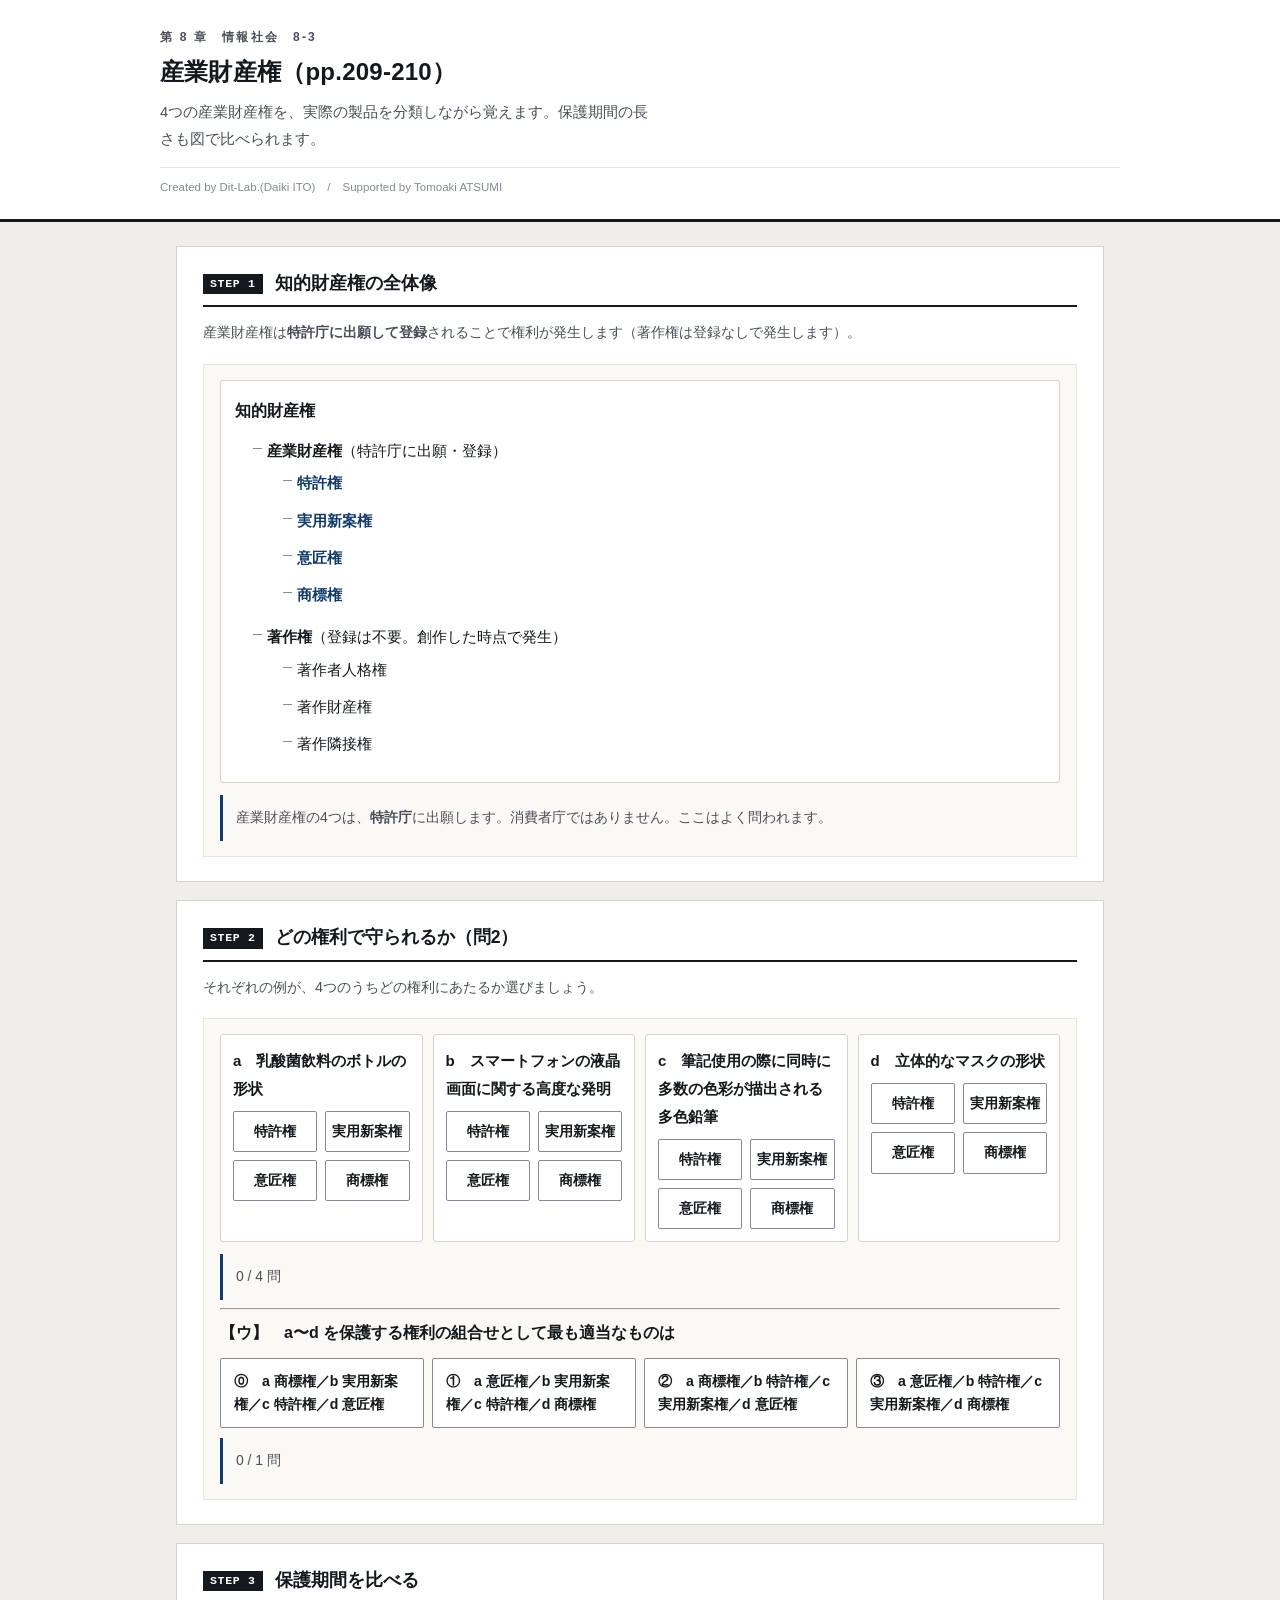
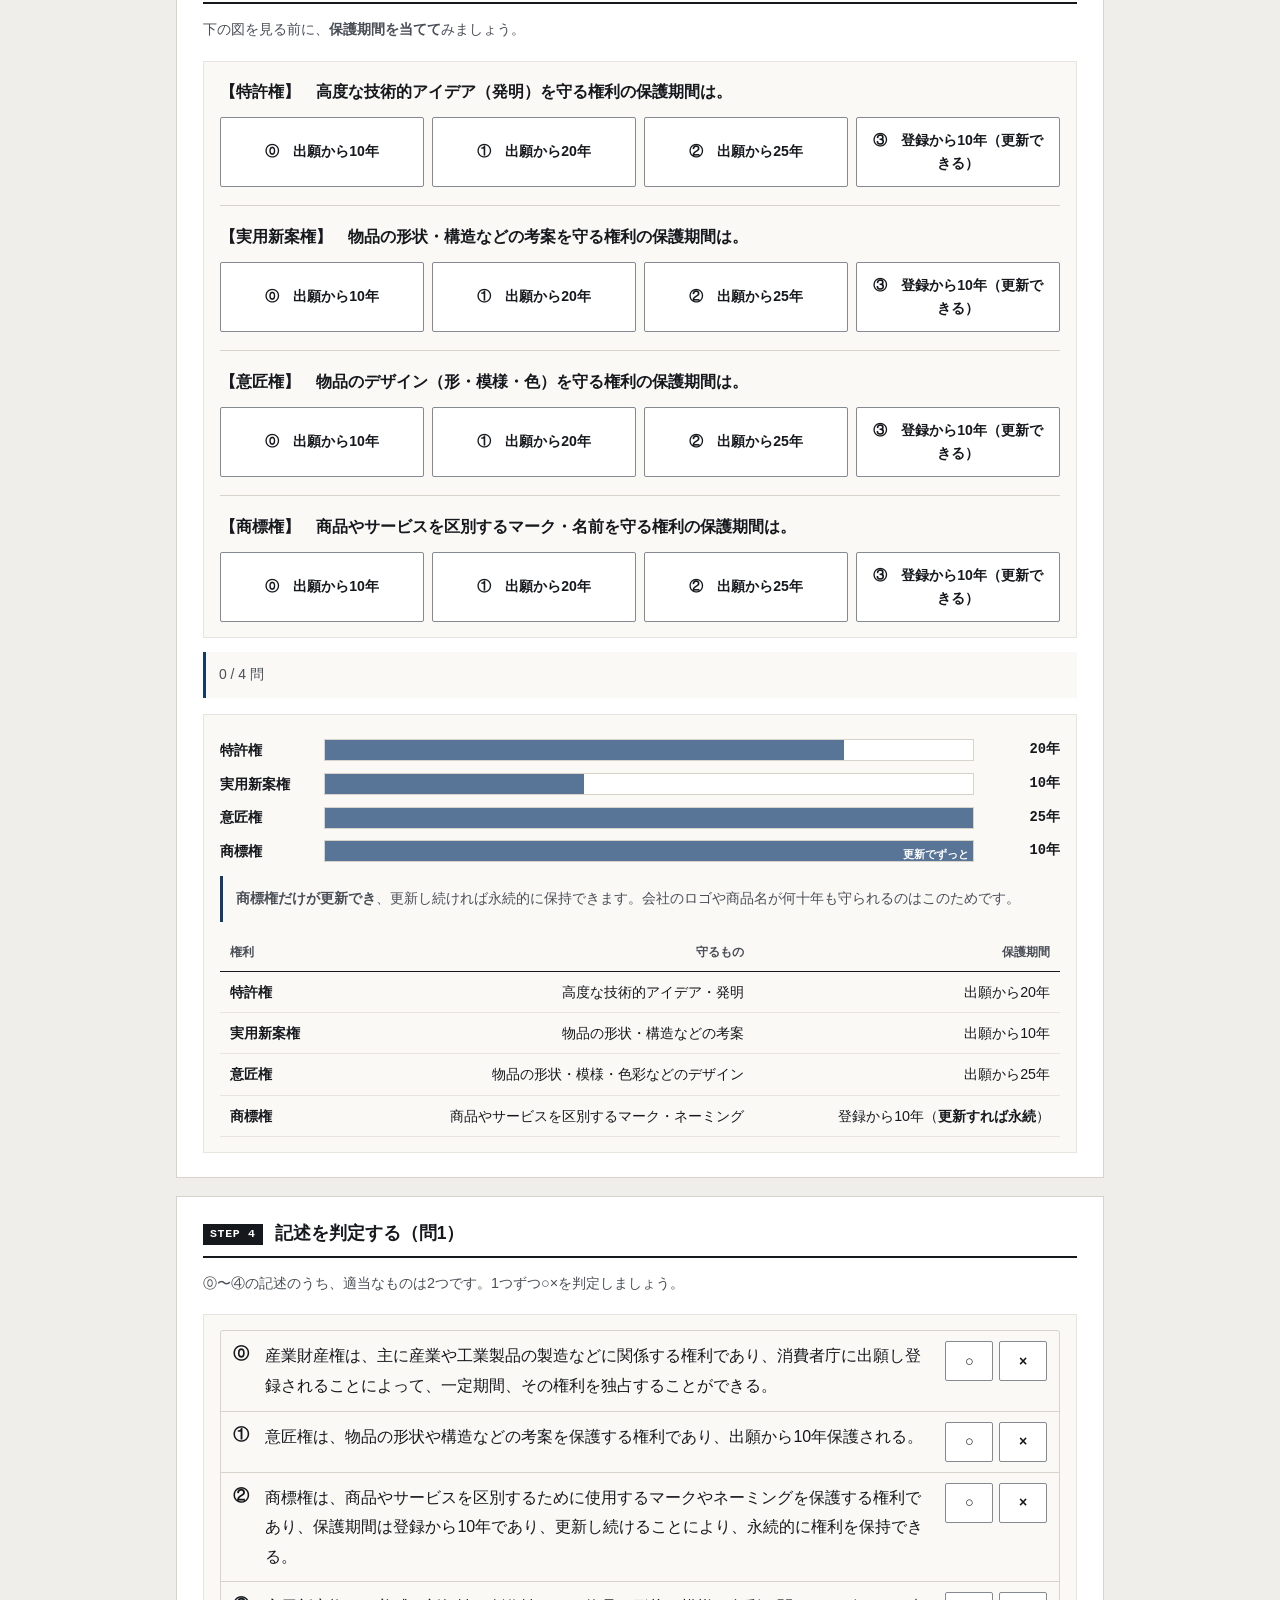
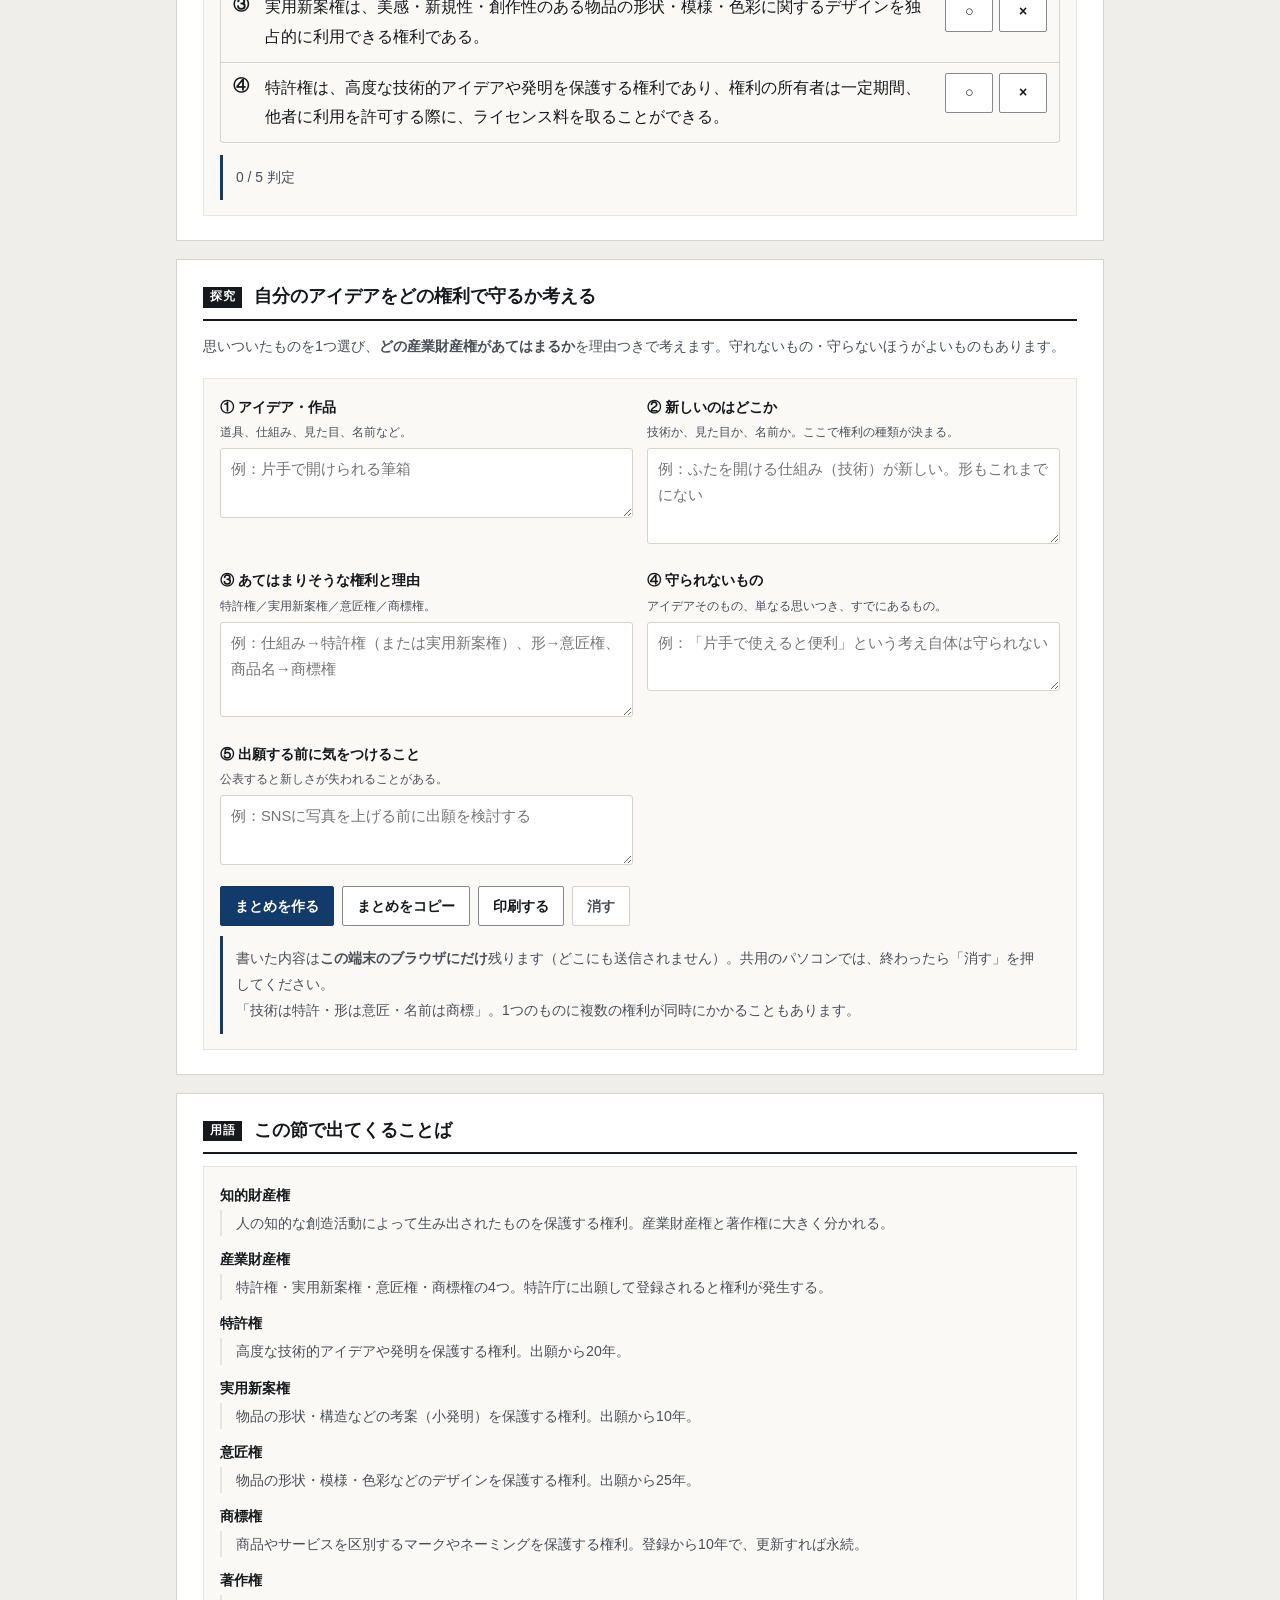
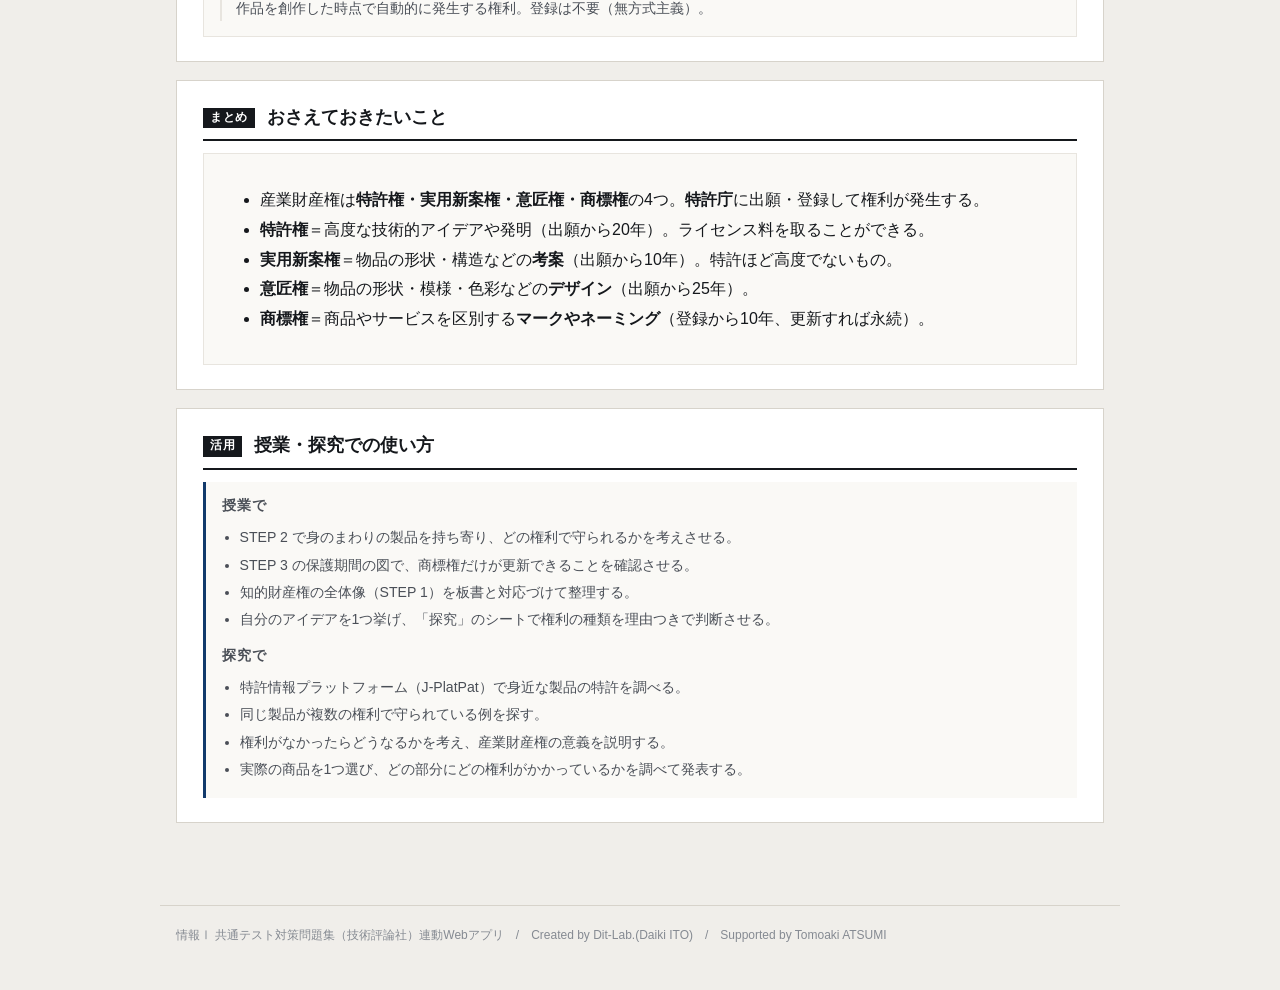
<file: index.html>
<!DOCTYPE html>
<html lang="ja">
<head>
<meta charset="UTF-8">
<meta name="viewport" content="width=device-width, initial-scale=1.0">
<title>産業財産権｜情報Ⅰ共通テスト対策問題集</title>
<meta name="description" content="4つの産業財産権を、実際の製品を分類しながら覚えます。保護期間の長さも図で比べられます。">
<link rel="icon" href="data:image/svg+xml,%3Csvg xmlns=%22http://www.w3.org/2000/svg%22 viewBox=%220 0 32 32%22%3E%3Crect width=%2232%22 height=%2232%22 fill=%22%2315181c%22/%3E%3Ctext x=%2216%22 y=%2222%22 font-size=%2218%22 font-family=%22monospace%22 fill=%22%23fff%22 text-anchor=%22middle%22%3E01%3C/text%3E%3C/svg%3E">
<link rel="stylesheet" href="css/style.css?v=88681cd4">
<link rel="stylesheet" href="css/app.css?v=8cb489ec">
</head>
<body>

<header class="app-header">
  <div class="inner">
    <span class="eyebrow">第 8 章　情報社会　8-3</span>
    <h1>産業財産権（pp.209-210）</h1>
    <p class="lead">4つの産業財産権を、実際の製品を分類しながら覚えます。保護期間の長さも図で比べられます。</p>
    <p class="credit">Created by Dit-Lab.(Daiki ITO)　/　Supported by Tomoaki ATSUMI</p>
  </div>
</header>

<main class="wrap">
  <section class="step" id="step1">
    <h2><span class="no">STEP 1</span>知的財産権の全体像</h2>
    <p class="desc">産業財産権は<strong>特許庁に出願して登録</strong>されることで権利が発生します（著作権は登録なしで発生します）。</p>
    <div class="panel">
      <div class="iptree" id="treeBox"></div>
      <div class="note info" style="margin-top:12px">
        産業財産権の4つは、<strong>特許庁</strong>に出願します。消費者庁ではありません。ここはよく問われます。
      </div>
    </div>
  </section>

  <section class="step" id="step2">
    <h2><span class="no">STEP 2</span>どの権利で守られるか（問2）</h2>
    <p class="desc">それぞれの例が、4つのうちどの権利にあたるか選びましょう。</p>
    <div class="panel">
      <div class="goods" id="goodsBox"></div>
      <div class="note" id="goodsNote" style="margin-top:12px"></div>
      <hr class="sep">
      <div id="q2Box"></div>
      <div class="note" id="q2Note" style="margin-top:10px"></div>
    </div>
  </section>

  <section class="step" id="step3">
    <h2><span class="no">STEP 3</span>保護期間を比べる</h2>
        <p class="desc">下の図を見る前に、<strong>保護期間を当てて</strong>みましょう。</p>
    <div class="panel" id="chkBox" style="margin-bottom:14px"></div>
    <div class="note" id="chkNote" style="margin:0 0 16px"></div>
<div class="panel">
      <div id="periodBox"></div>
      <div class="note info" style="margin-top:12px">
        <strong>商標権だけが更新でき</strong>、更新し続ければ永続的に保持できます。会社のロゴや商品名が何十年も守られるのはこのためです。
      </div>
      <div class="tbl-scroll" style="margin-top:12px"><table class="tbl" id="ipTable"></table></div>
    </div>
  </section>

  <section class="step" id="step4">
    <h2><span class="no">STEP 4</span>記述を判定する（問1）</h2>
    <p class="desc">⓪〜④の記述のうち、適当なものは2つです。1つずつ○×を判定しましょう。</p>
    <div class="panel">
      <div id="jBox"></div>
      <div class="note" id="jNote" style="margin-top:12px"></div>
    </div>
  </section>

  <section class="step wsprint" id="wsSec">
    <h2><span class="no">探究</span>自分のアイデアをどの権利で守るか考える</h2>
    <p class="desc">思いついたものを1つ選び、<strong>どの産業財産権があてはまるか</strong>を理由つきで考えます。守れないもの・守らないほうがよいものもあります。</p>
    <div class="panel"><div id="wsBox"></div></div>
  </section>

  <section class="step" id="glossary">
    <h2><span class="no">用語</span>この節で出てくることば</h2>
    <div class="panel"><div id="glossBox"></div></div>
  </section>

  <section class="step" id="wrap">
    <h2><span class="no">まとめ</span>おさえておきたいこと</h2>
    <div class="panel">
      <ul class="bullets">
        <li>産業財産権は<strong>特許権・実用新案権・意匠権・商標権</strong>の4つ。<strong>特許庁</strong>に出願・登録して権利が発生する。</li>
        <li><strong>特許権</strong>＝高度な技術的アイデアや発明（出願から20年）。ライセンス料を取ることができる。</li>
        <li><strong>実用新案権</strong>＝物品の形状・構造などの<strong>考案</strong>（出願から10年）。特許ほど高度でないもの。</li>
        <li><strong>意匠権</strong>＝物品の形状・模様・色彩などの<strong>デザイン</strong>（出願から25年）。</li>
        <li><strong>商標権</strong>＝商品やサービスを区別する<strong>マークやネーミング</strong>（登録から10年、更新すれば永続）。</li>
      </ul>
    </div>
  </section>

  <section class="step">
    <h2><span class="no">活用</span>授業・探究での使い方</h2>
    <div class="use-note">
      <h3>授業で</h3>
      <ul>
        <li>STEP 2 で身のまわりの製品を持ち寄り、どの権利で守られるかを考えさせる。</li>
        <li>STEP 3 の保護期間の図で、商標権だけが更新できることを確認させる。</li>
        <li>知的財産権の全体像（STEP 1）を板書と対応づけて整理する。</li>
        <li>自分のアイデアを1つ挙げ、「探究」のシートで権利の種類を理由つきで判断させる。</li>
      </ul>
      <h3 style="margin-top:12px">探究で</h3>
      <ul>
        <li>特許情報プラットフォーム（J-PlatPat）で身近な製品の特許を調べる。</li>
        <li>同じ製品が複数の権利で守られている例を探す。</li>
        <li>権利がなかったらどうなるかを考え、産業財産権の意義を説明する。</li>
        <li>実際の商品を1つ選び、どの部分にどの権利がかかっているかを調べて発表する。</li>
      </ul>
    </div>
  </section>

</main>

<footer class="app-footer">
  情報Ⅰ 共通テスト対策問題集（技術評論社）連動Webアプリ　/　Created by Dit-Lab.(Daiki ITO)　/　Supported by Tomoaki ATSUMI
</footer>

<script src="js/terms.js?v=d081cacd"></script>
<script src="js/quiz.js?v=13402362"></script>
<script src="js/worksheet.js?v=b6f4e4b3"></script>
<script src="js/app.js?v=ad6daadd"></script>
</body>
</html>
</file>
<file: css/style.css>
/* =========================================================
   情報Ⅰ 共通テスト対策問題集 — Web アプリ共通スタイル
   紙面（参考書）に寄せた設計。装飾色は使わず、色は意味を持つときだけ。
   ========================================================= */

:root{
  --paper:#ffffff;
  --paper-2:#faf9f6;      /* うすい紙 */
  --bg:#f0eeea;           /* 台紙 */
  --ink:#15181c;
  --ink-2:#4a4f57;
  --ink-3:#858a92;
  --rule:#d7d3cb;
  /* 旧名のまま書かれているアプリ用の別名（未定義だと枠線や文字色が消えるため） */
  --line: var(--rule);
  --muted: var(--ink-2);
  --sans: var(--font);         /* 罫線 */
  --rule-2:#e8e5df;
  --accent:#123a6b;       /* 濃紺。主要操作と現在地だけに使う */
  --accent-w:#e9eef6;
  --zero:#c0392b;         /* 左＝0 */
  --one:#1d4ed8;          /* 右＝1 */
  --ok:#1f7a3d;   --ok-bg:#eef6f0;
  --ng:#b3261e;   --ng-bg:#fbefee;
  --warn:#8a5a00; --warn-bg:#fbf5e8;
  --font:"Hiragino Kaku Gothic ProN","Hiragino Sans","Yu Gothic Medium","Yu Gothic",
         "Noto Sans JP",Meiryo,-apple-system,BlinkMacSystemFont,sans-serif;
  --mono:"SFMono-Regular",Menlo,Consolas,"Courier New",monospace;
}

*{box-sizing:border-box}
[hidden]{display:none !important}
html{-webkit-text-size-adjust:100%}
body{
  margin:0; background:var(--bg); color:var(--ink);
  font-family:var(--font); font-size:16px; line-height:1.85;
  font-feature-settings:"palt" 1;
}
h1,h2,h3,h4{line-height:1.45; margin:0; font-weight:700}
p{margin:0 0 .75em} p:last-child{margin-bottom:0}
a{color:var(--accent)}

/* ---------- 標題 ---------- */
.app-header{background:var(--paper); border-bottom:3px solid var(--ink); padding:26px 20px 20px}
.app-header .inner{max-width:960px; margin:0 auto}
.app-header .eyebrow{
  font-size:.75rem; font-weight:700; color:var(--ink-2); letter-spacing:.18em;
  display:block; margin-bottom:7px;
}
.app-header h1{font-size:1.5rem; letter-spacing:.01em}
.app-header .lead{font-size:.92rem; color:var(--ink-2); margin-top:9px; max-width:60ch}
.app-header .credit{
  font-size:.72rem; color:var(--ink-3); margin-top:14px;
  padding-top:9px; border-top:1px solid var(--rule-2);
}

/* ---------- 版面 ---------- */
.wrap{max-width:960px; margin:0 auto; padding:24px 16px 64px}
.step{background:var(--paper); border:1px solid var(--rule); padding:24px 26px; margin-bottom:18px}
.step > h2{
  display:flex; align-items:baseline; gap:12px; font-size:1.1rem;
  padding-bottom:9px; border-bottom:2px solid var(--ink); margin-bottom:12px;
}
.step > h2 .no{
  flex:none; font-family:var(--mono); font-size:.72rem; font-weight:700;
  background:var(--ink); color:var(--paper); padding:2px 7px; letter-spacing:.06em;
  position:relative; top:-2px;
}
.step > .desc{color:var(--ink-2); font-size:.9rem; margin-bottom:18px}
.step[hidden]{display:none}

.grid{display:grid; gap:20px}
.grid > *{min-width:0}          /* 子の中身で列が広がるのを防ぐ */
@media(min-width:800px){ .grid.c2{grid-template-columns:1fr 1fr} }
@media(min-width:800px){ .grid.c21{grid-template-columns:1.45fr 1fr} }

.panel{border:1px solid var(--rule-2); background:var(--paper-2); padding:15px 16px; min-width:0}
.panel > h3{
  font-size:.8rem; font-weight:700; color:var(--ink-2); letter-spacing:.08em;
  margin-bottom:12px; padding-bottom:6px; border-bottom:1px solid var(--rule);
}

/* ---------- 部品 ---------- */
.btn{
  appearance:none; border:1px solid var(--ink-3); background:var(--paper); color:var(--ink);
  font-family:inherit; font-size:.88rem; font-weight:700; padding:8px 14px;
  border-radius:2px; cursor:pointer; min-height:40px; line-height:1.4;
  transition:background .12s, border-color .12s, color .12s;
}
.btn:hover:not(:disabled){background:var(--accent-w); border-color:var(--accent); color:var(--accent)}
.btn:disabled{opacity:.35; cursor:not-allowed}
.btn.primary{background:var(--accent); color:var(--paper); border-color:var(--accent)}
.btn.primary:hover:not(:disabled){background:#0d2c53; color:var(--paper)}
.btn.ghost{border-color:var(--rule); color:var(--ink-2)}
.btn.sm{font-size:.8rem; padding:5px 10px; min-height:34px}
.btn-row{display:flex; flex-wrap:wrap; gap:8px; align-items:center}

/* タブ（見出し下線式） */
.seg{display:flex; gap:0; border-bottom:1px solid var(--rule)}
.seg button{
  appearance:none; border:0; background:transparent; font-family:inherit; font-size:.88rem;
  font-weight:700; color:var(--ink-3); padding:9px 4px; margin-right:26px; cursor:pointer;
  border-bottom:3px solid transparent; margin-bottom:-1px; min-height:40px;
}
.seg button:hover{color:var(--ink-2)}
.seg button[aria-pressed="true"]{color:var(--ink); border-bottom-color:var(--accent)}

label.fld{display:block; font-size:.78rem; font-weight:700; color:var(--ink-2); margin-bottom:5px; letter-spacing:.04em}
input[type=text], textarea, input[type=number]{
  width:100%; font-family:inherit; font-size:1rem; color:var(--ink);
  border:1px solid var(--ink-3); border-radius:2px; padding:9px 11px;
  background:var(--paper); min-height:42px;
}
input:focus, textarea:focus{outline:2px solid var(--accent); outline-offset:-1px; border-color:var(--accent)}
.btn:focus-visible, .seg button:focus-visible, .node-card:focus-visible{outline:2px solid var(--accent); outline-offset:2px}
textarea{resize:vertical; line-height:1.7}
.mono{font-family:var(--mono)}

table.tbl{width:100%; border-collapse:collapse; font-size:.89rem}
table.tbl th, table.tbl td{border-bottom:1px solid var(--rule-2); padding:7px 10px; text-align:right}
table.tbl th:first-child, table.tbl td:first-child{text-align:left}
table.tbl thead th{border-bottom:1.5px solid var(--ink); font-size:.76rem; color:var(--ink-2); font-weight:700; white-space:nowrap}
.tbl-scroll{overflow-x:auto; -webkit-overflow-scrolling:touch; max-width:100%}

.note{padding:10px 13px; font-size:.87rem; border-left:3px solid var(--ink-3); background:var(--paper-2); overflow-wrap:break-word; word-break:break-word}
.note.ok{background:var(--ok-bg); border-left-color:var(--ok); color:#123f22}
.note.ng{background:var(--ng-bg); border-left-color:var(--ng); color:#6d1a15}
.note.info{background:var(--paper-2); border-left-color:var(--accent); color:var(--ink-2)}
.note.warn{background:var(--warn-bg); border-left-color:var(--warn); color:#5c3d00}
.note[hidden]{display:none}

.badge{
  display:inline-block; font-size:.72rem; font-weight:700; padding:1px 7px;
  border:1px solid var(--rule); color:var(--ink-2); background:var(--paper); letter-spacing:.04em;
}

/* 数値は罫線で仕切るだけ。カードにしない */
.metrics{display:flex; flex-wrap:wrap; gap:0; border-top:1px solid var(--rule)}
.metric{flex:1 1 130px; padding:11px 14px 11px 0; border-right:1px solid var(--rule-2)}
.metric:last-child{border-right:0}
.metric .k{font-size:.74rem; color:var(--ink-3); font-weight:700; letter-spacing:.05em}
.metric .v{font-size:1.6rem; font-weight:700; line-height:1.3; font-family:var(--mono); letter-spacing:-.01em}
.metric .s{font-size:.76rem; color:var(--ink-2)}

.bit0{color:var(--zero); font-weight:700}
.bit1{color:var(--one); font-weight:700}

.app-footer{
  max-width:960px; margin:0 auto; padding:18px 16px 44px; color:var(--ink-3);
  font-size:.75rem; border-top:1px solid var(--rule);
}
.sr-only{position:absolute;width:1px;height:1px;overflow:hidden;clip:rect(0 0 0 0);white-space:nowrap}

@media(max-width:640px){
  body{font-size:15px}
  .app-header{padding:20px 16px 16px}
  .app-header h1{font-size:1.16rem}
  .wrap{padding:16px 12px 52px}
  .step{padding:18px 15px}
  .seg button{margin-right:18px; font-size:.84rem}
  .metric{flex-basis:50%; border-right:0}
}
@media (prefers-reduced-motion:reduce){ *{animation:none!important; transition:none!important} }

/* ---------- 自分のデータ・共有・印刷 ---------- */
.toolbar{display:flex; flex-wrap:wrap; gap:8px; align-items:center; margin-top:12px;
  padding-top:12px; border-top:1px solid var(--rule-2)}
.toolbar .hint{font-size:.78rem; color:var(--ink-3)}
.paste-area{width:100%; min-height:110px; font-family:var(--mono); font-size:.86rem}
.use-note{background:var(--paper-2); border-left:3px solid var(--accent); padding:14px 16px; font-size:.88rem}
.use-note h3{font-size:.86rem; letter-spacing:.06em; margin-bottom:8px; color:var(--ink-2)}
.use-note ol, .use-note ul{margin:0; padding-left:1.25em; line-height:1.95; color:var(--ink-2)}

@media print{
  body{background:#fff}
  .app-header{border-bottom:2px solid #000}
  .step{border:1px solid #bbb; break-inside:avoid; page-break-inside:avoid; margin-bottom:12px}
  .btn, .seg, .toolbar, input[type=range]{display:none !important}
  .note{border-left-width:2px}
  a[href]:after{content:""}
}

/* ---------- 入力グリッド ---------- */
.dg-scroll{overflow:auto; -webkit-overflow-scrolling:touch; border:1px solid var(--rule); background:var(--paper); max-height:420px}
table.dg{border-collapse:collapse; font-family:var(--mono); font-size:.9rem; min-width:100%}
table.dg th, table.dg td{border:1px solid var(--rule-2); padding:0}
table.dg thead th{background:var(--paper-2); position:sticky; top:0; z-index:2}
table.dg .dg-n{background:var(--paper-2); color:var(--ink-3); font-size:.76rem; font-weight:400;
  text-align:center; min-width:34px; padding:0 4px; position:sticky; left:0; z-index:1}
table.dg .dg-corner{background:var(--paper-2); min-width:34px; position:sticky; left:0; z-index:3}
table.dg .dg-act{background:var(--paper-2); width:34px}
.dg-h, .dg-c{width:100%; min-width:96px; border:0; background:transparent; font-family:inherit;
  font-size:.9rem; padding:8px 9px; color:var(--ink); min-height:38px}
.dg-h{font-weight:700; font-family:var(--font); font-size:.82rem; color:var(--ink-2)}
.dg-c.num{text-align:right}
.dg-c:focus, .dg-h:focus{outline:2px solid var(--accent); outline-offset:-2px; background:var(--accent-w)}
.dg-del{border:0; background:transparent; color:var(--ink-3); cursor:pointer; width:32px; height:34px; font-size:1rem}
.dg-del:hover{color:var(--ng)}
.dg-tools{display:flex; flex-wrap:wrap; gap:8px; align-items:center; margin-top:10px}
.dg-hint{font-size:.76rem; color:var(--ink-3)}

/* ---------- ファイル読み込み ---------- */
.filebox{display:flex; flex-wrap:wrap; gap:10px; align-items:center; padding:12px;
  border:1px dashed var(--rule); background:var(--paper-2)}
.filebox input[type=file]{font-size:.85rem; font-family:inherit; max-width:100%}
.filebox .sel{max-width:220px}
.filelabel{display:inline-flex; align-items:center; gap:6px; font-size:.85rem; font-weight:700;
  border:1px solid var(--ink-3); background:var(--paper); padding:8px 14px; border-radius:2px; cursor:pointer; min-height:40px}
.filelabel:hover{border-color:var(--accent); color:var(--accent); background:var(--accent-w)}
.filelabel input{display:none}

/* ---------- 用語解説 ---------- */
.term{position:relative; border-bottom:1.5px dotted var(--accent); cursor:help; color:var(--accent); font-weight:700}
.term .term-pop{display:none; position:absolute; left:0; top:1.7em; z-index:50; width:min(300px,78vw);
  background:var(--paper); border:1px solid var(--ink-3); box-shadow:0 6px 20px rgba(0,0,0,.14);
  padding:10px 12px; font-size:.82rem; font-weight:400; color:var(--ink-2); line-height:1.75;
  border-left:3px solid var(--accent); cursor:auto; text-align:left}
.term .term-pop b{display:block; color:var(--ink); font-size:.86rem; margin-bottom:3px}
.term.open .term-pop{display:block}
dl.gloss{margin:0; font-size:.88rem}
dl.gloss dt{font-weight:700; color:var(--ink); margin-top:10px}
dl.gloss dt:first-child{margin-top:0}
dl.gloss dd{margin:2px 0 0; color:var(--ink-2); line-height:1.85; padding-left:1em; border-left:2px solid var(--rule-2)}
@media print{ .term{border-bottom:0; color:inherit} .term .term-pop{display:none !important} }

/* ---------- スマホ・タブレット ---------- */
@media (max-width:1024px){
  /* iOS で入力時に画面が勝手に拡大するのを防ぐ（16px 未満だとズームする） */
  input[type=text], input[type=number], textarea, select, .dg-c, .dg-h{ font-size:16px }
  .dg-c, .dg-h{ min-width:110px }
}
@media (max-width:820px){
  .grid.c2,.grid.c21{grid-template-columns:1fr}
  .dg-scroll{max-height:340px}
  .filebox{flex-direction:column; align-items:stretch}
  .filebox .sel{max-width:100%}
  .term .term-pop{left:auto; right:0; width:min(280px,86vw)}
}
@media (max-width:480px){
  .step > h2{font-size:1rem; flex-wrap:wrap}
  .metrics{gap:0}
  .metric{flex-basis:50%; padding-right:10px}
  .metric .v{font-size:1.3rem}
  .btn{padding:8px 12px}
  .dg-tools{gap:6px}
  .dg-hint{width:100%}
}
/* タッチ操作でのスクロールを滑らかに */
.tbl-scroll, .dg-scroll, .tree-box{ -webkit-overflow-scrolling:touch; overscroll-behavior-x:contain }

/* 幅指定つきの入力欄がスマートフォンではみ出さないようにする */
input[type=text], input[type=number], input[type=search], textarea, select{ max-width:100% }
.btn-row > label{ min-width:0; max-width:100% }
.btn-row > label input, .btn-row > label select{ max-width:100% }

/* 共通：○×判定・並べかえ（quiz.js 用） */
.abcde{border:1px solid var(--rule); border-radius:3px; overflow:hidden}
.abcde > div{border-top:1px solid var(--rule); padding:10px 12px}
.abcde > div:first-child{border-top:0}
.abcde .st{display:flex; gap:10px; align-items:flex-start; flex-wrap:wrap}
.abcde .st .k{font-weight:700; font-family:var(--mono); min-width:1.4em}
.abcde .st .t{flex:1; min-width:12em}
.abcde .jb{display:flex; gap:6px}
.abcde .jb .btn{min-width:3.4em; padding:6px 10px; text-align:center}
.prep{display:grid; grid-template-columns:repeat(auto-fit,minmax(150px,1fr)); gap:10px; margin-top:10px}
.prep .slot{border:1px dashed var(--ink-3); border-radius:3px; padding:10px; min-height:92px; background:var(--paper)}
.prep .slot.filled{border-style:solid}
.prep .slot .tag{font:700 .74rem/1.4 var(--mono); color:var(--accent); display:block; margin-bottom:6px}
.prep .slot .txt{font-size:.86rem; line-height:1.7}
.cards{display:flex; flex-wrap:wrap; gap:8px; margin-top:10px}
.cards .c{border:1px solid var(--ink-3); border-radius:3px; padding:9px 12px; background:var(--paper);
  cursor:pointer; font-size:.88rem; max-width:100%; text-align:left; font-family:inherit; color:var(--ink)}
.cards .c:hover{background:var(--warn-bg)}
.cards .c.used{opacity:.35; pointer-events:none}

/* --- 予想してから実行 --- */
.pmark{display:inline-block; background:var(--accent); color:#fff; font-size:.7rem; font-weight:700;
  letter-spacing:.08em; padding:2px 7px; border-radius:2px; margin-right:8px; vertical-align:2px}
input.pin{font-size:1.05rem; padding:7px 10px; border:1px solid var(--rule); border-radius:3px;
  width:9em; max-width:100%; background:#fff}
.btn-row .unit{color:var(--muted); font-size:.9rem}
.choice4 .btn.on{border-color:var(--accent); box-shadow:inset 0 0 0 1px var(--accent); font-weight:700}
/* 設問文の見出し（flex ではなく通常の段落。.qhead は左右振り分け用なので用途が別） */
.pq{margin:0 0 10px; font-weight:700; line-height:1.85}

/* --- 自分のテーマでやってみる（ワークシート） --- */
.wsheet{display:grid; gap:14px}
@media(min-width:760px){ .wsheet{grid-template-columns:1fr 1fr} }
.wsf{display:block}
.wsf .wsl{display:block; font-weight:700; font-size:.9rem; margin-bottom:3px}
.wsf .wsh{display:block; font-size:.78rem; color:var(--muted); margin-bottom:5px; line-height:1.6}
.wsf textarea{width:100%; max-width:100%; font:inherit; font-size:.92rem; line-height:1.75;
  padding:8px 10px; border:1px solid var(--rule); border-radius:3px; background:#fff; resize:vertical}
.wsf textarea:focus{outline:2px solid var(--accent); outline-offset:-2px}
.wsout{margin-top:14px; border:1px solid var(--ink-3); border-radius:3px; background:#fff; padding:16px 18px}
.wsout h4{margin:0 0 10px; font-size:1rem}
.wsout dl{margin:0}
.wsout dt{font-weight:700; font-size:.84rem; color:var(--accent); margin-top:10px}
.wsout dd{margin:2px 0 0; font-size:.92rem; line-height:1.85; white-space:pre-wrap}
.wsout .wsmsg{margin:10px 0 0; font-size:.86rem; color:var(--muted)}
@media print{
  .app-header, .btn-row, .step:not(.wsprint){ display:none !important }
  .wsout{border:none; padding:0}
}
</file>
<file: css/app.css>
.qhead{display:flex; justify-content:space-between; align-items:center; margin-bottom:12px}
.card-q{border:1px solid var(--rule); background:var(--paper); padding:18px; margin-bottom:14px}
.q-scene{font-size:1rem; font-weight:700; line-height:1.9}
.choice4{display:grid; gap:8px; grid-template-columns:repeat(auto-fit,minmax(160px,1fr))}
.choice4 .btn{text-align:left; line-height:1.65; padding:11px 13px}
.choice4 .btn.correct{background:var(--ok-bg); border-color:var(--ok); color:var(--ok)}
.choice4 .btn.wrong{background:var(--ng-bg); border-color:var(--ng); color:var(--ng)}
.choice4.locked{pointer-events:none}
.sel{width:100%; font-family:inherit; font-size:.95rem; padding:9px 11px; min-height:42px;
  border:1px solid var(--ink-3); border-radius:2px; background:var(--paper); color:var(--ink)}
input[type=range]{width:100%; accent-color:var(--accent); height:34px}
.why{font-size:.85rem; color:var(--ink-2); line-height:1.85}
.eqbox{font-family:var(--mono); font-size:1.02rem; font-weight:700; text-align:center; padding:14px;
  border:1px solid var(--rule); background:var(--paper-2); line-height:1.8}
.blankin{border:1.5px solid var(--accent); background:#fff; padding:6px 8px; text-align:center;
  font-family:var(--mono); min-height:38px; font-size:.95rem; max-width:120px}
.blankin.ok{border-color:var(--ok); background:var(--ok-bg)}
.blankin.ng{border-color:var(--ng); background:var(--ng-bg)}
table.tbl td .blankin{width:100%; max-width:none}

/* --- 8-3 産業財産権 --- */
.iptree{border:1px solid var(--line);border-radius:3px;padding:14px;background:#fff}
.iptree .lv1{font-weight:700;font-size:1.02rem;margin-bottom:8px}
.iptree ul{margin:0 0 0 1.1em;padding:0;list-style:none}
.iptree li{position:relative;padding:5px 0 5px 14px;font-size:.92rem}
.iptree li::before{content:'';position:absolute;left:0;top:15px;width:9px;height:1px;background:var(--ink-3)}
.iptree li.ip{font-weight:700;color:var(--accent)}
.periodbar{display:flex;align-items:center;gap:10px;margin:7px 0}
.periodbar .nm{min-width:6.5em;font-size:.9rem;font-weight:700}
.periodbar .tr{flex:1;height:22px;background:#fff;border:1px solid var(--line);position:relative}
.periodbar .tr i{display:block;height:100%;background:var(--accent);opacity:.7;
  transition:width .9s cubic-bezier(.3,.9,.4,1)}
.periodbar .yr{min-width:5.5em;text-align:right;font:700 .86rem/1 var(--mono)}
.periodbar.renew .tr::after{content:'更新でずっと';position:absolute;right:4px;top:3px;font-size:.7rem;color:#fff;font-weight:700}
.goods{display:grid;grid-template-columns:repeat(auto-fit,minmax(160px,1fr));gap:10px}
.goods .g{border:1px solid var(--line);border-radius:3px;padding:12px;background:#fff}
.goods .g .t{font-weight:700;margin-bottom:8px;font-size:.94rem}
</file>
